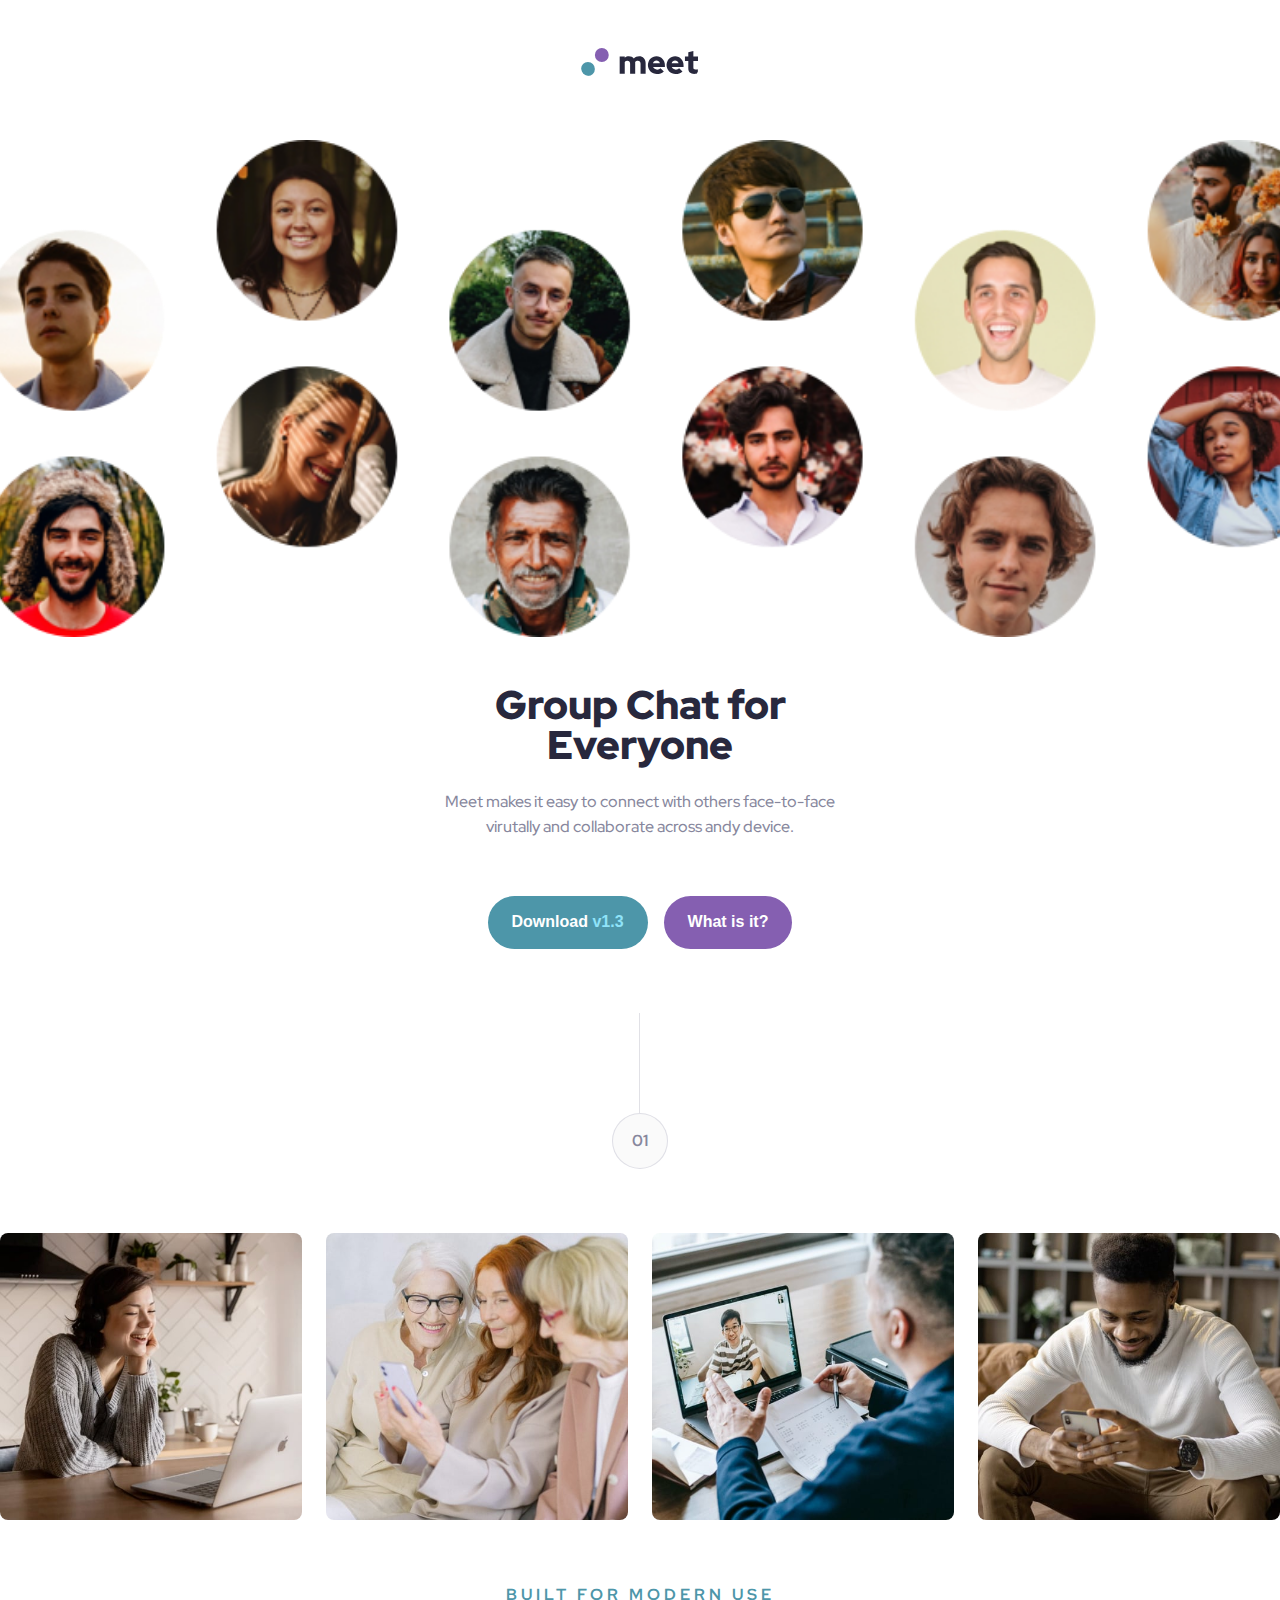
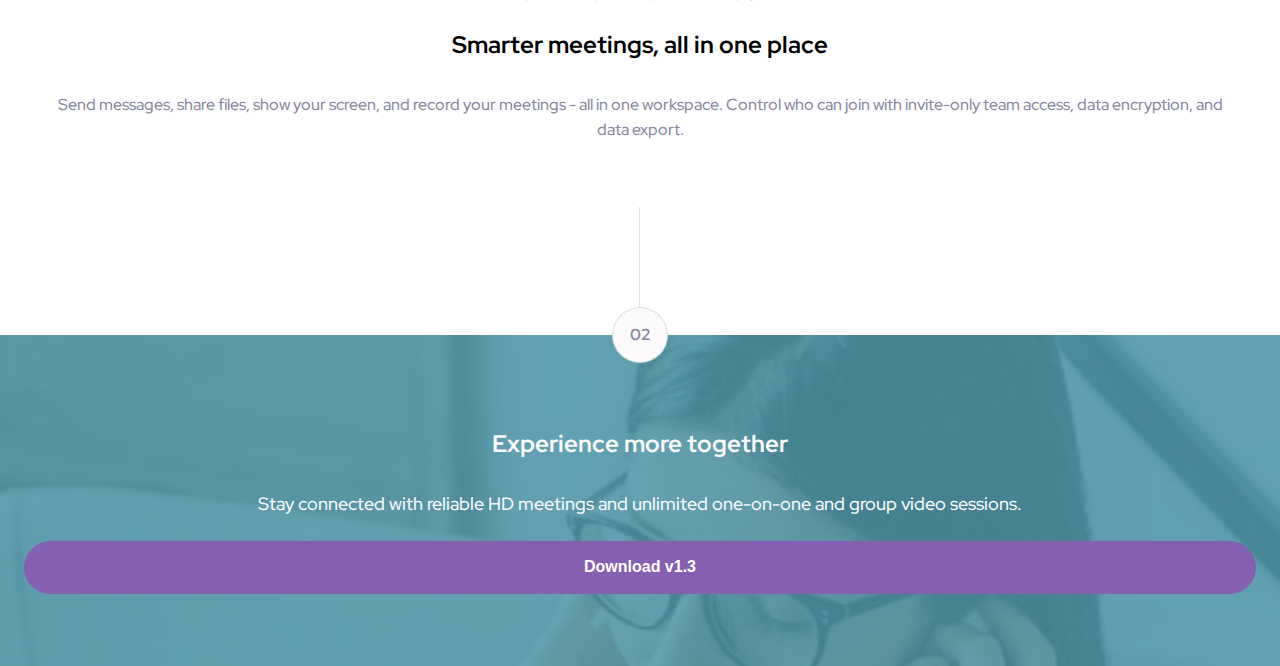
<file: index.html>
<!DOCTYPE html>
<html lang="en">
  <head>
    <meta charset="UTF-8" />
    <title></title>
    <link rel="stylesheet" href="css/style.css" />
    <link rel="preconnect" href="https://fonts.googleapis.com" />
    <link rel="preconnect" href="https://fonts.gstatic.com" crossorigin />
    <link
      href="https://fonts.googleapis.com/css2?family=Red+Hat+Display:wght@400;500;700;900&display=swap"
      rel="stylesheet"
    />
    <meta name="viewport" content="width=device-width, initial-scale=1.0" />
  </head>
  <body>
    <header>
      <img class="logo" src="images/logo.svg" alt="" />
      <div class="hero-image-container">
        <img class="hero-tablet" src="images/tablet/image-hero.png" alt="" />
      </div>
      <div class="hero-sub">
        <h1>Group Chat for Everyone</h1>
        <div class="tagline">
          Meet makes it easy to connect with others face-to-face virutally and
          collaborate across andy device.
        </div>
        <div class="buttonbox">
          <button class="btn1">Download <span>v1.3</span></button>
          <button class="btn2">What is it?</button>
        </div>
      </div>
    </header>
    <main>
      <section>
        <div class="chapter">
          <div class="chapterbox">
            <div class="chapterline"></div>
            <div></div>
          </div>
          <div class="circle-heading">
            <div class="circle">01</div>
          </div>
        </div>
        <div class="gallery">
          <div class="image">
            <img
              src="images/desktop/image-woman-in-videocall.jpg"
              alt="woman in videocall"
            />
          </div>
          <div class="image">
            <img
              src="images/desktop/image-women-videochatting.jpg"
              alt="women videochatting"
            />
          </div>
          <div class="image">
            <img
              src="images/desktop/image-men-in-meeting.jpg"
              alt="men in meeting"
            />
          </div>
          <div class="image">
            <img src="images/desktop/image-man-texting.jpg" alt="man texting" />
          </div>
        </div>
        <div class="content">
          <div class="overline">Built for modern use</div>
          <h2>Smarter meetings, all in one place</h2>
          <div class="tagline">
            Send messages, share files, show your screen, and record your
            meetings - all in one workspace. Control who can join with
            invite-only team access, data encryption, and data export.
          </div>
        </div>
      </section>
      <section>
        <div class="chapter">
          <div class="chapterbox">
            <div class="chapterline"></div>
            <div></div>
          </div>
          <div class="circle-heading">
            <div class="circle">02</div>
          </div>
        </div>
        <div class="picture-background">
          <h2>Experience more together</h2>
          <p class="text">
            Stay connected with reliable HD meetings and unlimited one-on-one
            and group video sessions.
          </p>
          <button class="btn2">Download v1.3</button>
        </div>
      </section>
    </main>
  </body>
</html>
</file>
<file: css/style.css>
* {
  margin: 0;
  padding: 0;
  box-sizing: border-box;
}

body {
  font-family: "Red Hat Display", sans-serif;
}
.logo {
  margin: 3rem auto 4rem;
  display: block;
  width: 7.43rem;
}

.hero-image-container {
  margin-bottom: 3rem;
  overflow: hidden;
}

.hero-tablet {
  width: 105%;
  margin-left: -1rem;
}

h1 {
  font-size: 2.5rem;
  line-height: 2.5rem;
  color: #28283d;
  text-align: center;
  font-weight: 900;
}

.tagline {
  color: #87879d;
  font-size: 1rem;
  line-height: 1.6rem;
  font-weight: 500;
  margin: 1.5rem 1.5rem 2rem 1.5rem;
  text-align: center;
}
.buttonbox {
  display: flex;
  flex-direction: column;
}
button {
  color: white;
  font-size: 1rem;
  font-weight: 700;
  border: none;
  margin: 0 auto;

  margin-top: 1.5rem;
  border-radius: 29px;
  padding: 1.1em 1.5em 1.1em 1.5em;
}
.chapter {
  margin-top: 4rem;
  display: flex;
  flex-direction: column;
}

.chapterbox {
  display: flex;
  height: 100px;
  width: 100%;
}

.chapterline {
  border-right: 1px solid rgba(135, 135, 157, 0.25);
  width: 50%;
}

.circle-heading {
  margin: 0 auto;
  font-size: 2rem;
  font-weight: 700;
  display: flex;
  align-items: center;
  color: #28283d;
  height: 100%;
}
.circle {
  font-size: 1rem;
  color: #87879d;
  background-color: #fafafa;
  font-weight: 700;
  border: 1px solid hsla(240, 14%, 62%, 0.25);
  width: 3.5rem;
  height: 3.5rem;
  text-align: center;
  line-height: 2rem;
  border-radius: 100%;
  padding-top: 0.7em;
}

.hero-sub {
  max-width: 28.75rem;
  margin: 0 auto;
}

.btn1 {
  background-color: #4d96a9;
}

.btn1 span {
  color: #8fe3f9;
}

.btn1-hover {
  background-color: #71c0d4;
}

.btn1-hover span {
  color: #8fe3f9;
}

.btn2 {
  background-color: #855fb1;
}

.btn2 span {
  color: #d9b8ff;
}

.btn2-hover {
  background-color: #b18bdd;
}

.btn2-hover span {
  color: #d9b8ff;
}

img {
  width: 100%;
  height: auto;
  display: block;
  border-radius: 8px;
}

.gallery {
  margin-top: 4rem;
  margin-bottom: 4rem;
  display: flex;
  gap: 1.5rem;
  flex-direction: row;
  justify-content: center;
  flex-wrap: wrap;
}

.image {
  width: 40%;
}

.overline {
  margin-bottom: 1.5rem;
  text-align: center;
  text-transform: uppercase;
  letter-spacing: 0.25rem;
  color: #4d96a9;
  font-weight: 700;
  font-size: 1rem;
}

h2 {
  text-align: center;
  margin-bottom: 2rem;
}

.content {
  margin-left: 1.5rem;
  margin-right: 1.5rem;
}
.picture-background {
  margin-top: -1.75rem;
  padding-top: 5.8rem;
  padding-left: 1.5rem;
  padding-right: 1.5rem;
  position: relative;
  background-image: url("../images/mobile/image-footer.jpg");
  background-color: rgba(77, 150, 169, 0.85);
  background-size: cover;
  display: flex;
  z-index: -100;
  flex-direction: column;
  padding-bottom: 4.5rem;
}

.picture-background h2 {
  color: #fafafa;
}

.picture-background p {
  text-align: center;
  color: #fafafa;
  line-height: 1.625rem;
  font-size: 1.125rem;
  font-weight: 500;
}

.picture-background:after {
  content: " ";
  background-color: inherit;
  position: absolute;
  top: 0;
  left: 0;
  width: 100%;
  height: 100%;
  z-index: -99;
}

.text {
  text-align: center;
  color: #fafafa;
  font-size: 1.2rem;
  line-height: 1.6rem;
}

@media (min-width: 600px) {
  .buttonbox {
    flex-direction: row;
    justify-content: center;
    gap: 1rem;
  }

  button {
    margin-left: 0;
    margin-right: 0;
  }

  .gallery {
    flex-wrap: unset;
  }
}
</file>
